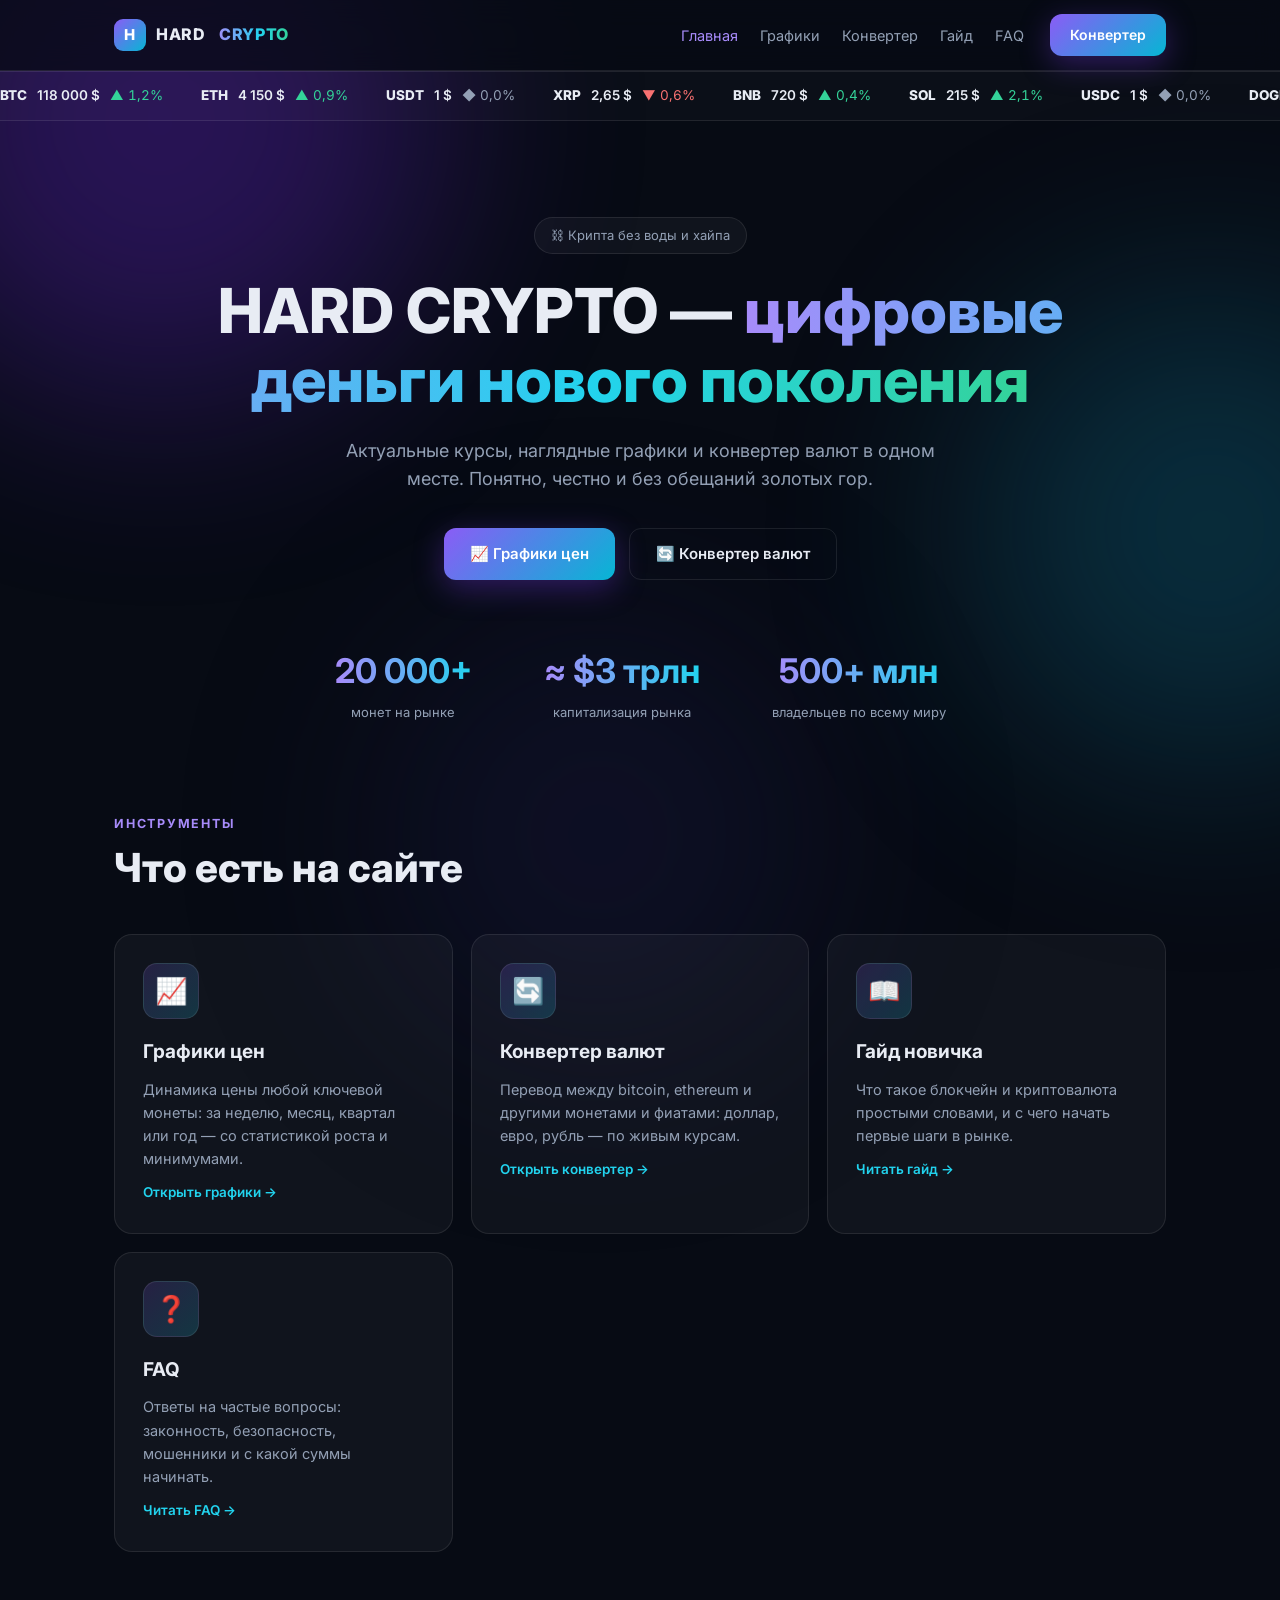
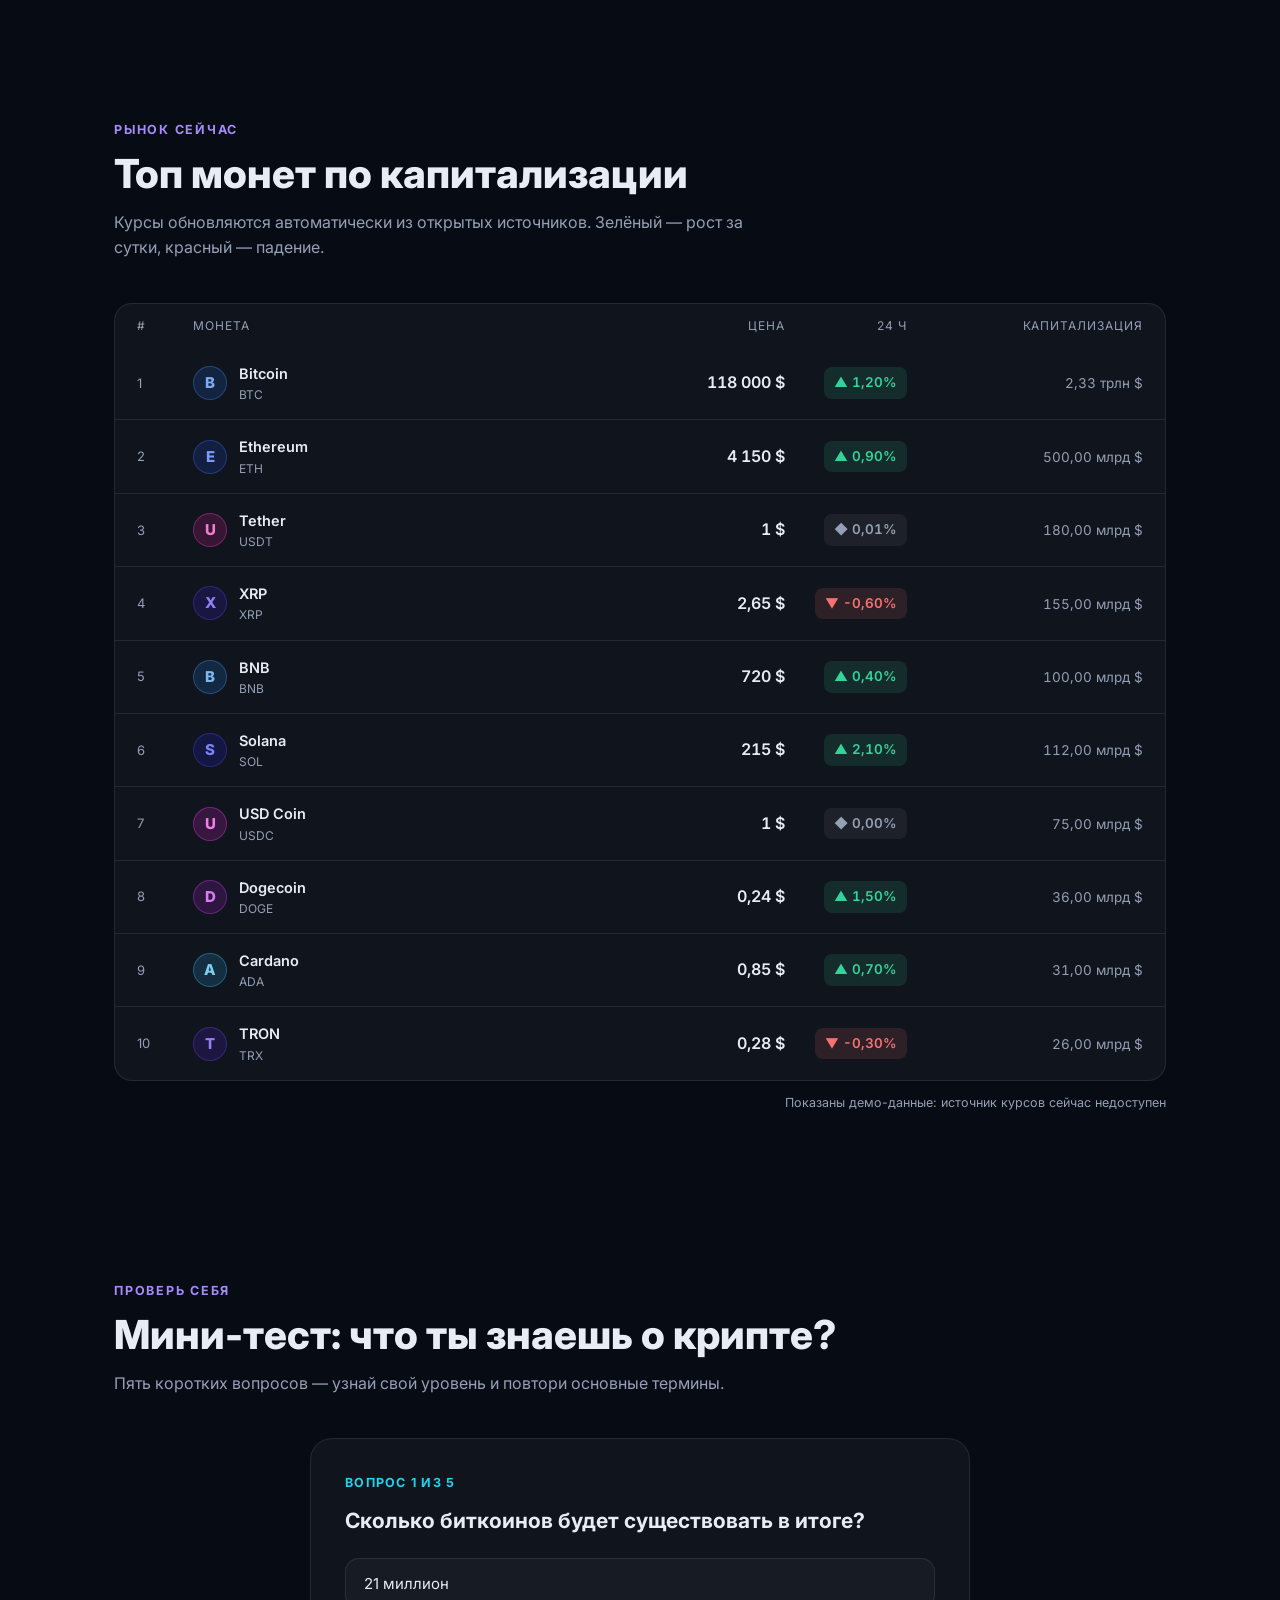
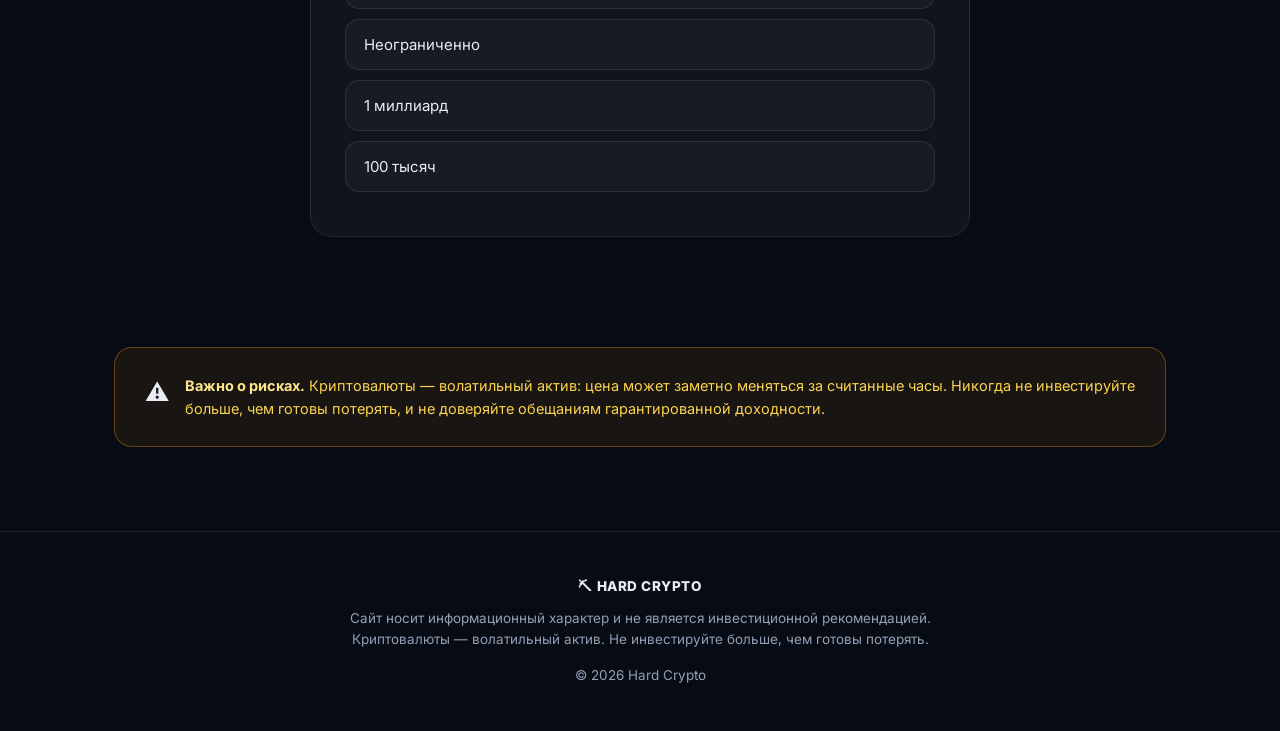
<file: index.html>
<!DOCTYPE html>
<html lang="ru">
<head>
  <meta charset="UTF-8">
  <meta name="viewport" content="width=device-width, initial-scale=1.0">
  <title>Hard Crypto — криптовалюта без воды</title>
  <meta name="description" content="Hard Crypto — курсы и графики криптовалют, конвертер валют, понятный гайд для новичков и ответы на частые вопросы.">
  <link rel="icon" href="data:image/svg+xml,<svg xmlns='http://www.w3.org/2000/svg' viewBox='0 0 100 100'><text y='.9em' font-size='90'>₿</text></svg>">
  <link rel="preconnect" href="https://fonts.googleapis.com">
  <link rel="preconnect" href="https://fonts.gstatic.com" crossorigin>
  <link href="https://fonts.googleapis.com/css2?family=Inter:wght@400;600;700;800&display=swap" rel="stylesheet">
  <link rel="stylesheet" href="assets/style.css">
</head>
<body>
  <div class="orb orb-1"></div><div class="orb orb-2"></div><div class="orb orb-3"></div>

  <header>
    <nav class="nav">
      <a class="logo" href="index.html"><span class="logo-mark">H</span>HARD<span class="grad">&nbsp;CRYPTO</span></a>
      <div class="nav-links">
        <a href="index.html">Главная</a>
        <a href="markets.html">Графики</a>
        <a href="converter.html">Конвертер</a>
        <a href="guide.html">Гайд</a>
        <a href="faq.html">FAQ</a>
      </div>
      <a class="btn btn-primary" href="converter.html" style="padding:10px 20px;font-size:14px">Конвертер</a>
    </nav>
  </header>

  <div class="ticker"><div class="ticker-track" id="tickerTrack"><span class="tick">Загружаем курсы…</span></div></div>

  <main id="top">
    <!-- HERO -->
    <div class="hero">
      <span class="eyebrow">⛓ Крипта без воды и хайпа</span>
      <h1>HARD CRYPTO — <span class="grad">цифровые деньги нового поколения</span></h1>
      <p class="lead">Актуальные курсы, наглядные графики и конвертер валют в одном месте. Понятно, честно и без обещаний золотых гор.</p>
      <div class="hero-btns">
        <a class="btn btn-primary" href="markets.html">📈 Графики цен</a>
        <a class="btn btn-ghost" href="converter.html">🔄 Конвертер валют</a>
      </div>
      <div class="stats">
        <div class="stat"><b>20 000+</b><span>монет на рынке</span></div>
        <div class="stat"><b>≈ $3 трлн</b><span>капитализация рынка</span></div>
        <div class="stat"><b>500+ млн</b><span>владельцев по всему миру</span></div>
      </div>
    </div>

    <!-- РАЗДЕЛЫ САЙТА -->
    <section id="sections" style="padding-top:20px">
      <div class="sec-head reveal">
        <div class="kicker">Инструменты</div>
        <h2>Что есть на сайте</h2>
      </div>
      <div class="grid">
        <a class="card link-card reveal" href="markets.html">
          <div class="icon">📈</div>
          <h3>Графики цен</h3>
          <p>Динамика цены любой ключевой монеты: за неделю, месяц, квартал или год — со статистикой роста и минимумами.</p>
          <span class="go">Открыть графики →</span>
        </a>
        <a class="card link-card reveal" href="converter.html">
          <div class="icon">🔄</div>
          <h3>Конвертер валют</h3>
          <p>Перевод между bitcoin, ethereum и другими монетами и фиатами: доллар, евро, рубль — по живым курсам.</p>
          <span class="go">Открыть конвертер →</span>
        </a>
        <a class="card link-card reveal" href="guide.html">
          <div class="icon">📖</div>
          <h3>Гайд новичка</h3>
          <p>Что такое блокчейн и криптовалюта простыми словами, и с чего начать первые шаги в рынке.</p>
          <span class="go">Читать гайд →</span>
        </a>
        <a class="card link-card reveal" href="faq.html">
          <div class="icon">❓</div>
          <h3>FAQ</h3>
          <p>Ответы на частые вопросы: законность, безопасность, мошенники и с какой суммы начинать.</p>
          <span class="go">Читать FAQ →</span>
        </a>
      </div>
    </section>

    <!-- КУРСЫ -->
    <section id="coins">
      <div class="sec-head reveal">
        <div class="kicker">Рынок сейчас</div>
        <h2>Топ монет по капитализации</h2>
        <p>Курсы обновляются автоматически из открытых источников. Зелёный — рост за сутки, красный — падение.</p>
      </div>
      <div class="coin-list reveal">
        <div class="coin-row head">
          <div>#</div>
          <div>Монета</div>
          <div class="r">Цена</div>
          <div class="r">24 ч</div>
          <div class="r cap cap-col">Капитализация</div>
        </div>
        <div id="coinsBody">
          <div class="skel"><div class="bar" style="max-width:60px"></div><div class="bar" style="max-width:220px"></div><div class="bar" style="max-width:120px"></div><div class="bar" style="max-width:90px"></div></div>
          <div class="skel"><div class="bar" style="max-width:60px"></div><div class="bar" style="max-width:200px"></div><div class="bar" style="max-width:120px"></div><div class="bar" style="max-width:90px"></div></div>
          <div class="skel"><div class="bar" style="max-width:60px"></div><div class="bar" style="max-width:230px"></div><div class="bar" style="max-width:120px"></div><div class="bar" style="max-width:90px"></div></div>
        </div>
      </div>
      <div class="src-note" id="srcNote">Загрузка данных…</div>
    </section>

    <!-- КВИЗ -->
    <section id="quiz">
      <div class="sec-head reveal">
        <div class="kicker">Проверь себя</div>
        <h2>Мини-тест: что ты знаешь о крипте?</h2>
        <p>Пять коротких вопросов — узнай свой уровень и повтори основные термины.</p>
      </div>
      <div class="quiz reveal" id="quizCard"></div>
    </section>

    <!-- ПРЕДУПРЕЖДЕНИЕ -->
    <section style="padding-top:0">
      <div class="warn reveal">
        <div class="icon">⚠️</div>
        <p><b>Важно о рисках.</b> Криптовалюты — волатильный актив: цена может заметно меняться за считанные часы. Никогда не инвестируйте больше, чем готовы потерять, и не доверяйте обещаниям гарантированной доходности.</p>
      </div>
    </section>
  </main>

  <footer>
    <div class="foot-logo">⛏ HARD CRYPTO</div>
    <p>Сайт носит информационный характер и не является инвестиционной рекомендацией.<br>Криптовалюты — волатильный актив. Не инвестируйте больше, чем готовы потерять.</p>
    <p style="margin-top:14px">© 2026 Hard Crypto</p>
  </footer>

  <script src="assets/app.js"></script>
</body>
</html>
</file>
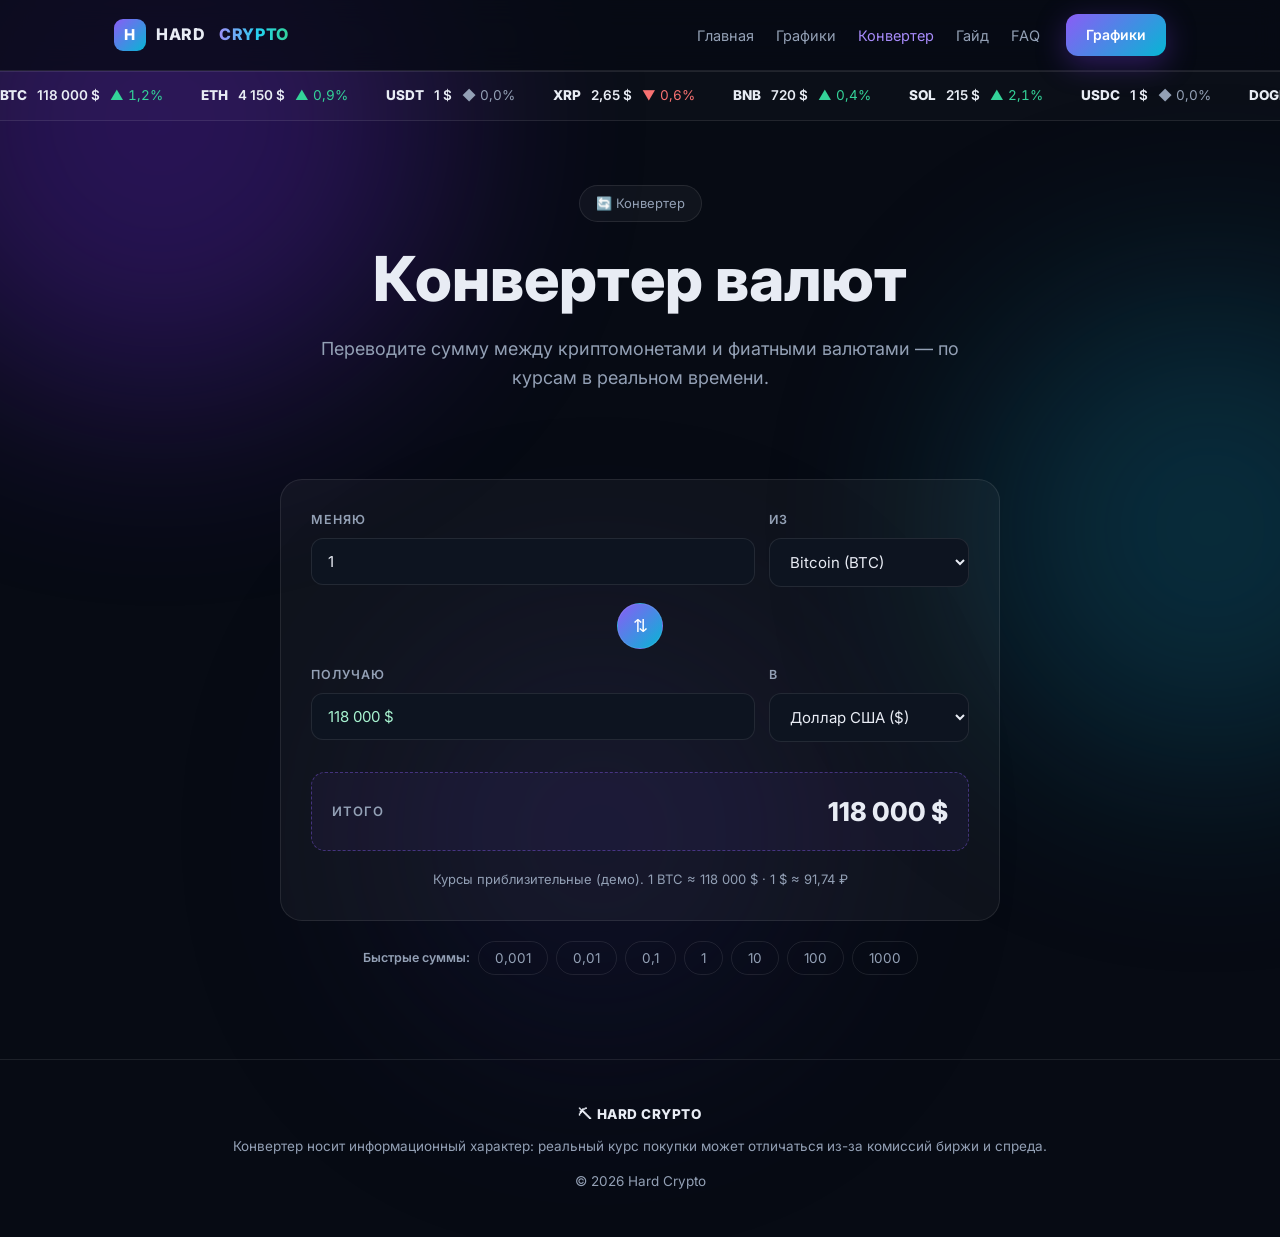
<file: converter.html>
<!DOCTYPE html>
<html lang="ru">
<head>
  <meta charset="UTF-8">
  <meta name="viewport" content="width=device-width, initial-scale=1.0">
  <title>Конвертер валют — Hard Crypto</title>
  <meta name="description" content="Онлайн-конвертер криптовалют: переводите Bitcoin, Ethereum, Toncoin в доллары, евро и рубли — и наоборот, по актуальным курсам.">
  <link rel="icon" href="data:image/svg+xml,<svg xmlns='http://www.w3.org/2000/svg' viewBox='0 0 100 100'><text y='.9em' font-size='90'>₿</text></svg>">
  <link rel="preconnect" href="https://fonts.googleapis.com">
  <link rel="preconnect" href="https://fonts.gstatic.com" crossorigin>
  <link href="https://fonts.googleapis.com/css2?family=Inter:wght@400;600;700;800&display=swap" rel="stylesheet">
  <link rel="stylesheet" href="assets/style.css">
</head>
<body>
  <div class="orb orb-1"></div><div class="orb orb-2"></div><div class="orb orb-3"></div>

  <header>
    <nav class="nav">
      <a class="logo" href="index.html"><span class="logo-mark">H</span>HARD<span class="grad">&nbsp;CRYPTO</span></a>
      <div class="nav-links">
        <a href="index.html">Главная</a>
        <a href="markets.html">Графики</a>
        <a href="converter.html">Конвертер</a>
        <a href="guide.html">Гайд</a>
        <a href="faq.html">FAQ</a>
      </div>
      <a class="btn btn-primary" href="markets.html" style="padding:10px 20px;font-size:14px">Графики</a>
    </nav>
  </header>

  <div class="ticker"><div class="ticker-track" id="tickerTrack"><span class="tick">Загружаем курсы…</span></div></div>

  <main id="top">
    <div class="page-hero">
      <span class="eyebrow">🔄 Конвертер</span>
      <h1>Конвертер валют</h1>
      <p class="lead">Переводите сумму между криптомонетами и фиатными валютами — по курсам в реальном времени.</p>
    </div>

    <section style="padding-top:16px">
      <div class="conv-card reveal">
        <div class="conv-row">
          <div>
            <label for="convAmount">Меняю</label>
            <input id="convAmount" type="text" inputmode="decimal" value="1" autocomplete="off" placeholder="Введите сумму">
          </div>
          <div>
            <label for="convFrom">Из</label>
            <select id="convFrom"></select>
          </div>
        </div>
        <div class="swap-wrap"><button id="swapBtn" class="swap-btn" title="Поменять валюты местами">⇅</button></div>
        <div class="conv-row">
          <div>
            <label for="convResult">Получаю</label>
            <input id="convResult" readonly value="—">
          </div>
          <div>
            <label for="convTo">В</label>
            <select id="convTo"></select>
          </div>
        </div>
        <div class="conv-result">
          <span>Итого</span>
          <b id="convResultBig">—</b>
        </div>
        <p class="conv-hint" id="convHint">Загружаем курсы…</p>
      </div>

      <div class="quick-chips reveal">
        <span class="q-label">Быстрые суммы:</span>
        <button class="chip" data-a="0.001">0,001</button>
        <button class="chip" data-a="0.01">0,01</button>
        <button class="chip" data-a="0.1">0,1</button>
        <button class="chip" data-a="1">1</button>
        <button class="chip" data-a="10">10</button>
        <button class="chip" data-a="100">100</button>
        <button class="chip" data-a="1000">1000</button>
      </div>
    </section>
  </main>

  <footer>
    <div class="foot-logo">⛏ HARD CRYPTO</div>
    <p>Конвертер носит информационный характер: реальный курс покупки может отличаться из-за комиссий биржи и спреда.</p>
    <p style="margin-top:14px">© 2026 Hard Crypto</p>
  </footer>

  <script src="assets/app.js"></script>
</body>
</html>
</file>
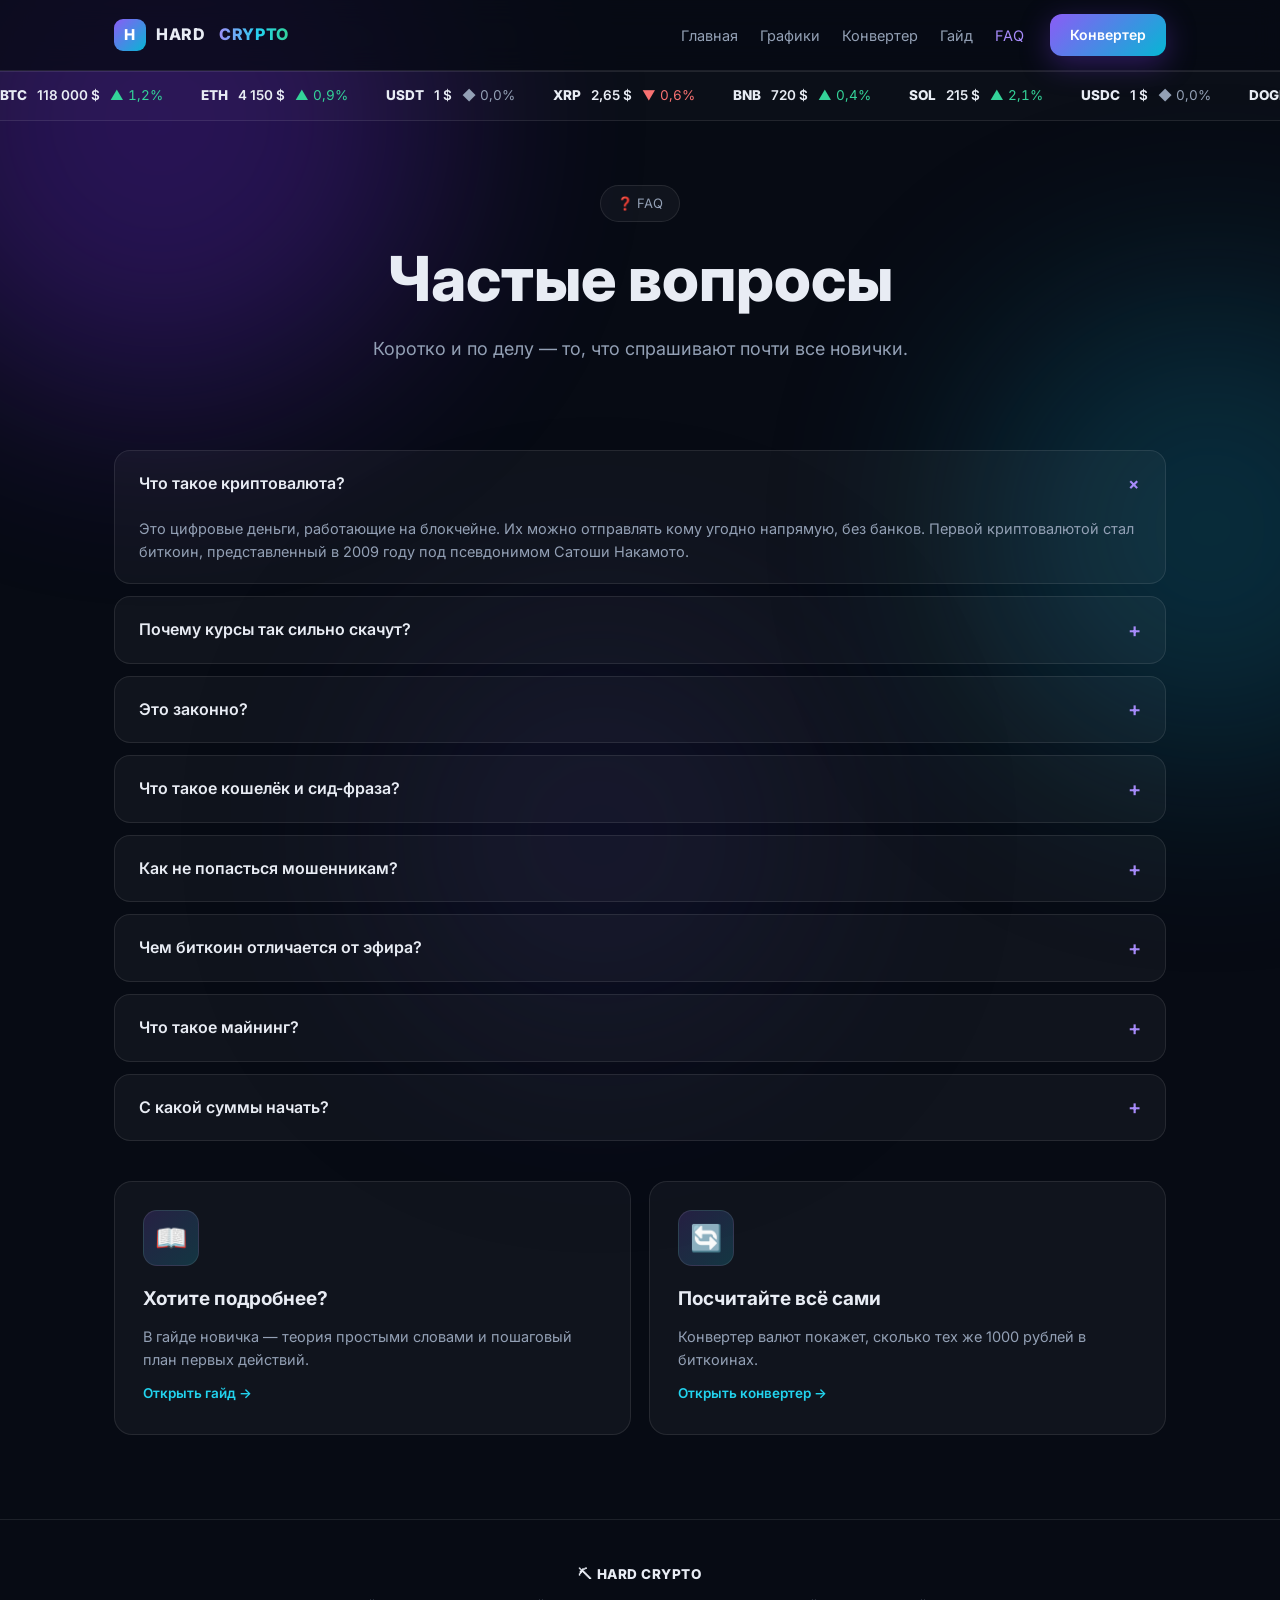
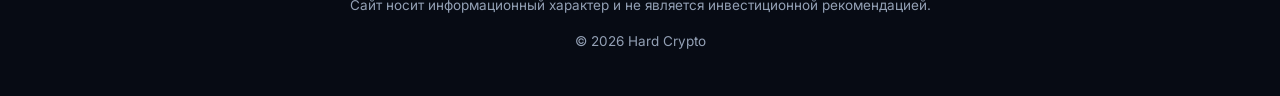
<file: faq.html>
<!DOCTYPE html>
<html lang="ru">
<head>
  <meta charset="UTF-8">
  <meta name="viewport" content="width=device-width, initial-scale=1.0">
  <title>FAQ — Hard Crypto</title>
  <meta name="description" content="Частые вопросы о криптовалютах: законность, волатильность, безопасность кошельков, мошенники и первые шаги.">
  <link rel="icon" href="data:image/svg+xml,<svg xmlns='http://www.w3.org/2000/svg' viewBox='0 0 100 100'><text y='.9em' font-size='90'>₿</text></svg>">
  <link rel="preconnect" href="https://fonts.googleapis.com">
  <link rel="preconnect" href="https://fonts.gstatic.com" crossorigin>
  <link href="https://fonts.googleapis.com/css2?family=Inter:wght@400;600;700;800&display=swap" rel="stylesheet">
  <link rel="stylesheet" href="assets/style.css">
</head>
<body>
  <div class="orb orb-1"></div><div class="orb orb-2"></div><div class="orb orb-3"></div>

  <header>
    <nav class="nav">
      <a class="logo" href="index.html"><span class="logo-mark">H</span>HARD<span class="grad">&nbsp;CRYPTO</span></a>
      <div class="nav-links">
        <a href="index.html">Главная</a>
        <a href="markets.html">Графики</a>
        <a href="converter.html">Конвертер</a>
        <a href="guide.html">Гайд</a>
        <a href="faq.html">FAQ</a>
      </div>
      <a class="btn btn-primary" href="converter.html" style="padding:10px 20px;font-size:14px">Конвертер</a>
    </nav>
  </header>

  <div class="ticker"><div class="ticker-track" id="tickerTrack"><span class="tick">Загружаем курсы…</span></div></div>

  <main id="top">
    <div class="page-hero">
      <span class="eyebrow">❓ FAQ</span>
      <h1>Частые вопросы</h1>
      <p class="lead">Коротко и по делу — то, что спрашивают почти все новички.</p>
    </div>

    <section style="padding-top:16px">
      <div class="reveal">
        <details open>
          <summary>Что такое криптовалюта?<span class="plus">+</span></summary>
          <div class="body">Это цифровые деньги, работающие на блокчейне. Их можно отправлять кому угодно напрямую, без банков. Первой криптовалютой стал биткоин, представленный в 2009 году под псевдонимом Сатоши Накамото.</div>
        </details>
        <details>
          <summary>Почему курсы так сильно скачут?<span class="plus">+</span></summary>
          <div class="body">Рынок молодой и чувствительный к новостям, крупному капиталу и настроениям. Волатильность — плата за потенциальную доходность, поэтому нужны холодная голова и диверсификация.</div>
        </details>
        <details>
          <summary>Это законно?<span class="plus">+</span></summary>
          <div class="body">В большинстве стран владеть криптовалютой можно, но правила различаются: где-то нужно платить налоги и соблюдать лимиты, а где-то оборот ограничен. Проверяйте актуальное законодательство своей страны.</div>
        </details>
        <details>
          <summary>Что такое кошелёк и сид-фраза?<span class="plus">+</span></summary>
          <div class="body">Кошелёк хранит ваши ключи доступа, а сид-фраза из 12–24 слов — это «мастер-пароль» к нему. Запишите её на бумаге, храните офлайн и никому не показывайте.</div>
        </details>
        <details>
          <summary>Как не попасться мошенникам?<span class="plus">+</span></summary>
          <div class="body">Не верьте «гарантированной доходности», не переходите по ссылкам из личных сообщений, включайте двухфакторную аутентификацию и внимательно проверяйте адреса сайтов. Сотрудники биржи никогда не просят вашу сид-фразу.</div>
        </details>
        <details>
          <summary>Чем биткоин отличается от эфира?<span class="plus">+</span></summary>
          <div class="body">Биткоин — первая криптовалюта, он задуман как «цифровое золото» и средство сбережения. Ethereum — платформа для смарт-контрактов и децентрализованных приложений, его монета ETH нужна для оплаты действий в сети.</div>
        </details>
        <details>
          <summary>Что такое майнинг?<span class="plus">+</span></summary>
          <div class="body">Это процесс, при котором компьютеры сети подтверждают транзакции и получают за это новые монеты. Для биткоина нужны мощные ASIC-устройства, а многие сети (например, Ethereum после обновления) вообще отказались от майнинга.</div>
        </details>
        <details>
          <summary>С какой суммы начать?<span class="plus">+</span></summary>
          <div class="body">С той, потерю которой вы переживёте спокойно: для знакомства с рынком хватит небольшой суммы. Главное — освоить процесс и не спешить наращивать вложения.</div>
        </details>
      </div>

      <div class="grid reveal" style="margin-top:40px">
        <a class="card link-card" href="guide.html">
          <div class="icon">📖</div>
          <h3>Хотите подробнее?</h3>
          <p>В гайде новичка — теория простыми словами и пошаговый план первых действий.</p>
          <span class="go">Открыть гайд →</span>
        </a>
        <a class="card link-card" href="converter.html">
          <div class="icon">🔄</div>
          <h3>Посчитайте всё сами</h3>
          <p>Конвертер валют покажет, сколько тех же 1000 рублей в биткоинах.</p>
          <span class="go">Открыть конвертер →</span>
        </a>
      </div>
    </section>
  </main>

  <footer>
    <div class="foot-logo">⛏ HARD CRYPTO</div>
    <p>Сайт носит информационный характер и не является инвестиционной рекомендацией.</p>
    <p style="margin-top:14px">© 2026 Hard Crypto</p>
  </footer>

  <script src="assets/app.js"></script>
</body>
</html>
</file>
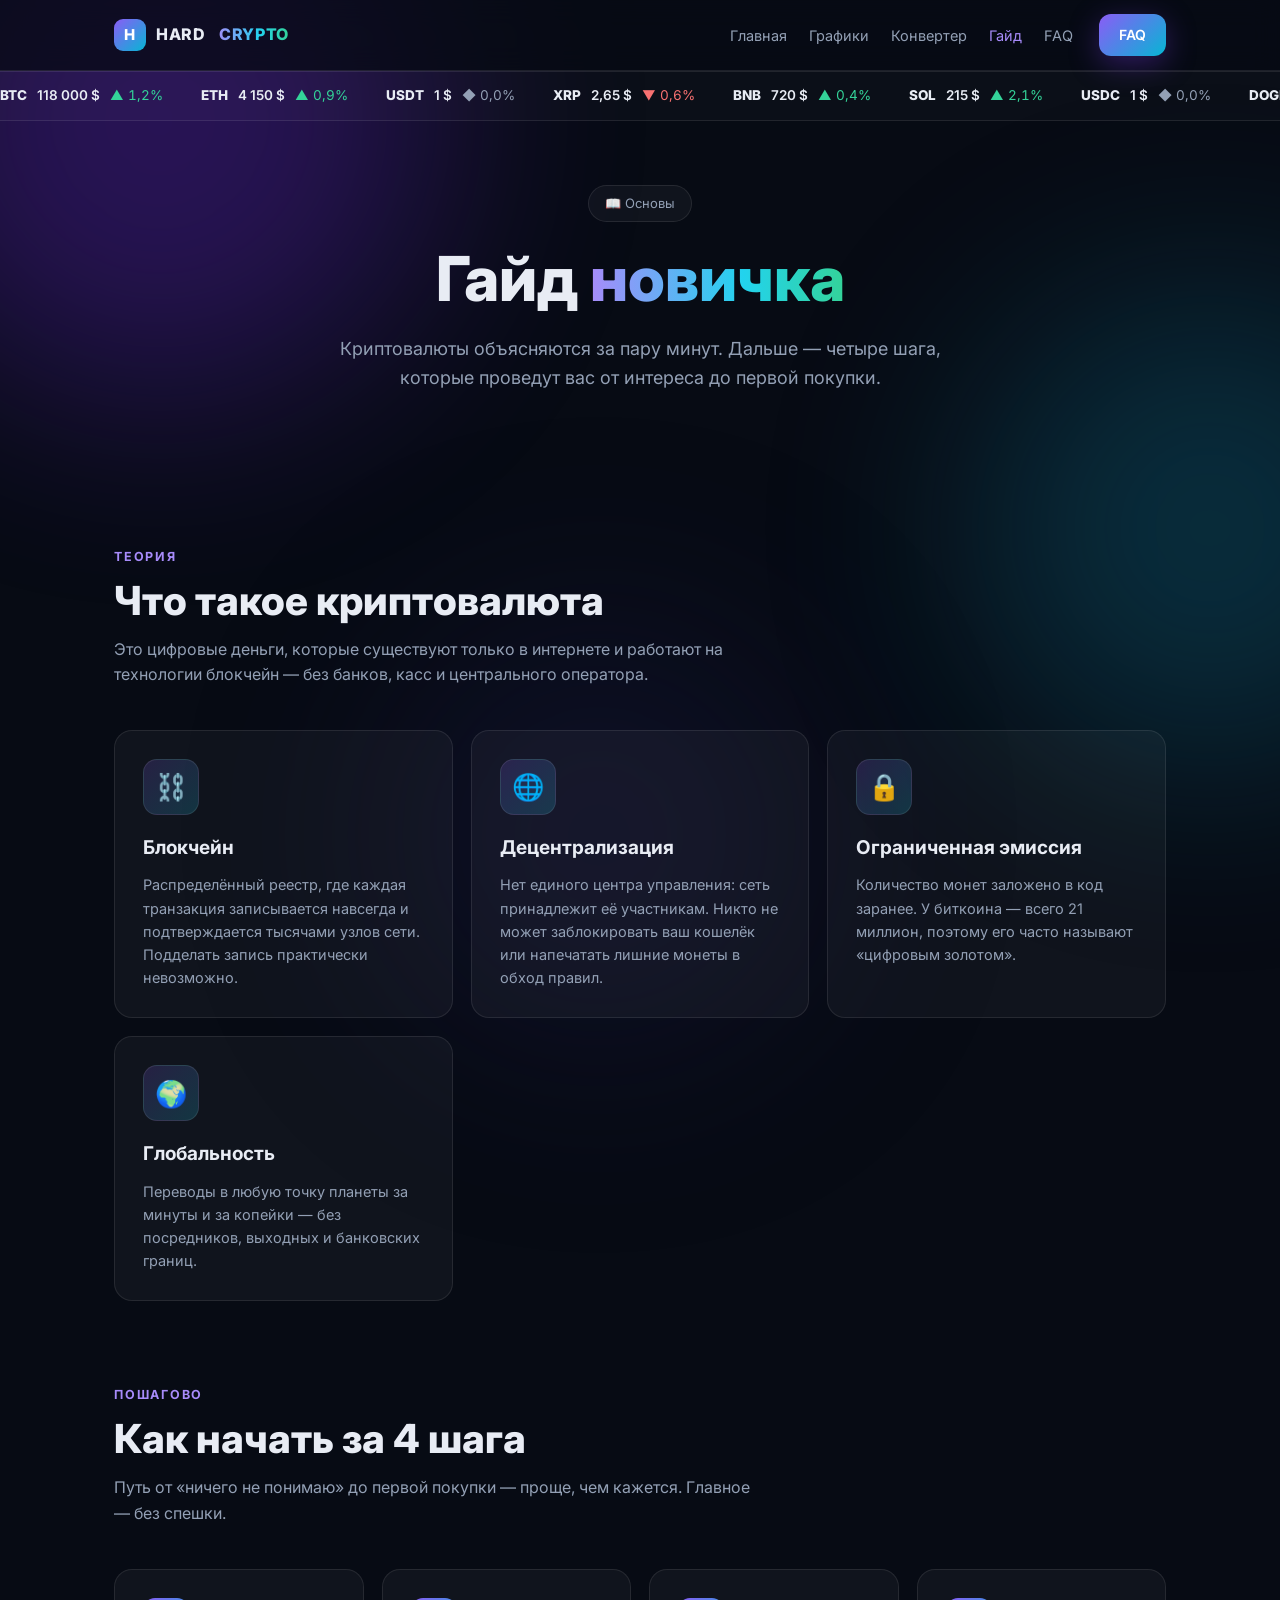
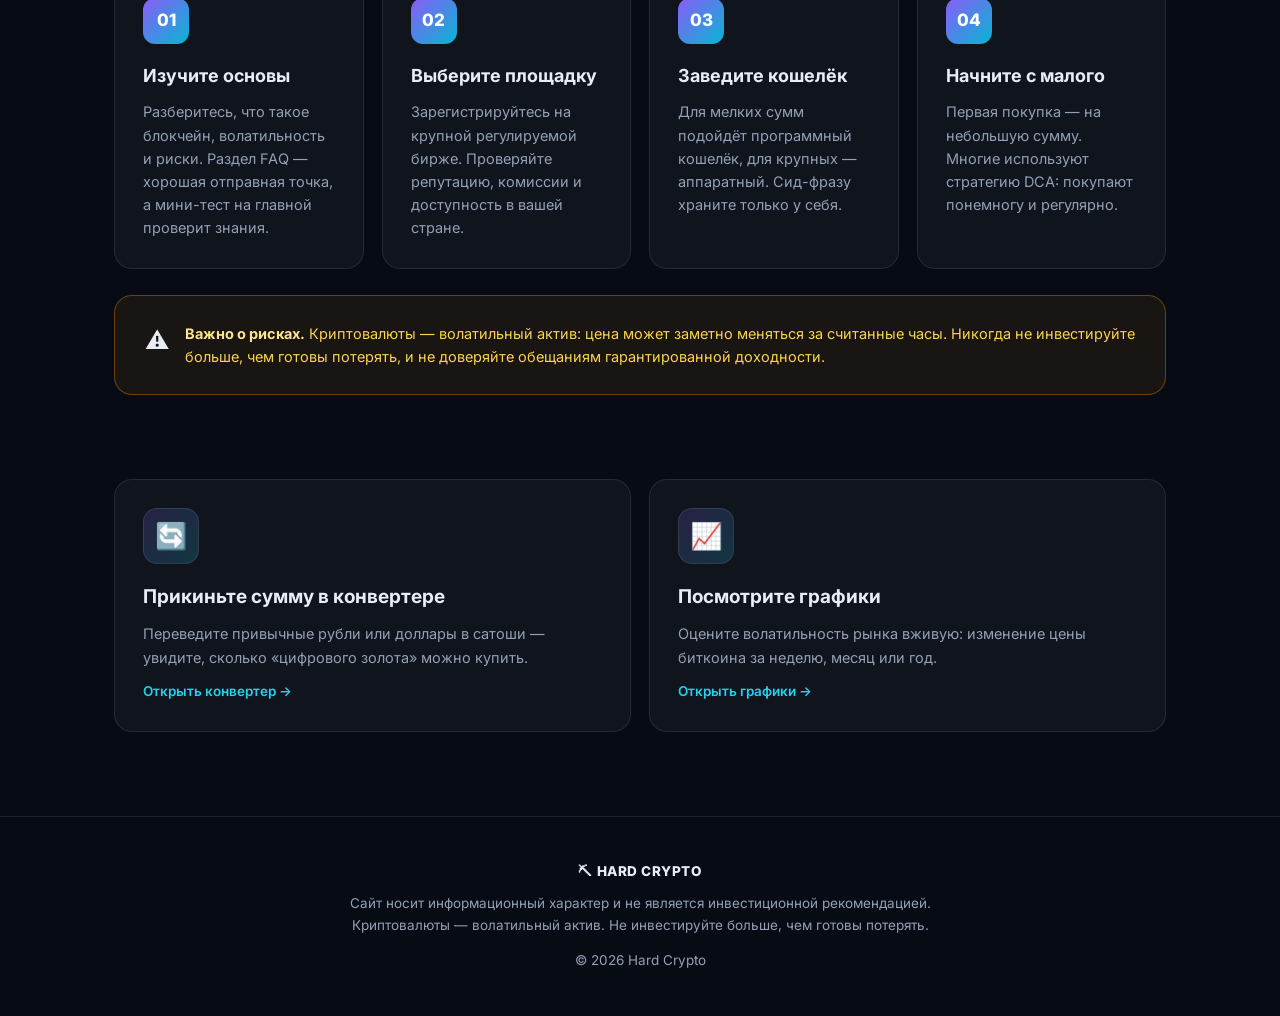
<file: guide.html>
<!DOCTYPE html>
<html lang="ru">
<head>
  <meta charset="UTF-8">
  <meta name="viewport" content="width=device-width, initial-scale=1.0">
  <title>Гайд новичка — Hard Crypto</title>
  <meta name="description" content="Что такое криптовалюта и блокчейн простыми словами, и как сделать первые шаги: биржа, кошелёк, первая покупка.">
  <link rel="icon" href="data:image/svg+xml,<svg xmlns='http://www.w3.org/2000/svg' viewBox='0 0 100 100'><text y='.9em' font-size='90'>₿</text></svg>">
  <link rel="preconnect" href="https://fonts.googleapis.com">
  <link rel="preconnect" href="https://fonts.gstatic.com" crossorigin>
  <link href="https://fonts.googleapis.com/css2?family=Inter:wght@400;600;700;800&display=swap" rel="stylesheet">
  <link rel="stylesheet" href="assets/style.css">
</head>
<body>
  <div class="orb orb-1"></div><div class="orb orb-2"></div><div class="orb orb-3"></div>

  <header>
    <nav class="nav">
      <a class="logo" href="index.html"><span class="logo-mark">H</span>HARD<span class="grad">&nbsp;CRYPTO</span></a>
      <div class="nav-links">
        <a href="index.html">Главная</a>
        <a href="markets.html">Графики</a>
        <a href="converter.html">Конвертер</a>
        <a href="guide.html">Гайд</a>
        <a href="faq.html">FAQ</a>
      </div>
      <a class="btn btn-primary" href="faq.html" style="padding:10px 20px;font-size:14px">FAQ</a>
    </nav>
  </header>

  <div class="ticker"><div class="ticker-track" id="tickerTrack"><span class="tick">Загружаем курсы…</span></div></div>

  <main id="top">
    <div class="page-hero">
      <span class="eyebrow">📖 Основы</span>
      <h1>Гайд <span class="grad">новичка</span></h1>
      <p class="lead">Криптовалюты объясняются за пару минут. Дальше — четыре шага, которые проведут вас от интереса до первой покупки.</p>
    </div>

    <!-- ЧТО ТАКОЕ КРИПТА -->
    <section id="about">
      <div class="sec-head reveal">
        <div class="kicker">Теория</div>
        <h2>Что такое криптовалюта</h2>
        <p>Это цифровые деньги, которые существуют только в интернете и работают на технологии блокчейн — без банков, касс и центрального оператора.</p>
      </div>
      <div class="grid">
        <div class="card reveal">
          <div class="icon">⛓️</div>
          <h3>Блокчейн</h3>
          <p>Распределённый реестр, где каждая транзакция записывается навсегда и подтверждается тысячами узлов сети. Подделать запись практически невозможно.</p>
        </div>
        <div class="card reveal">
          <div class="icon">🌐</div>
          <h3>Децентрализация</h3>
          <p>Нет единого центра управления: сеть принадлежит её участникам. Никто не может заблокировать ваш кошелёк или напечатать лишние монеты в обход правил.</p>
        </div>
        <div class="card reveal">
          <div class="icon">🔒</div>
          <h3>Ограниченная эмиссия</h3>
          <p>Количество монет заложено в код заранее. У биткоина — всего 21 миллион, поэтому его часто называют «цифровым золотом».</p>
        </div>
        <div class="card reveal">
          <div class="icon">🌍</div>
          <h3>Глобальность</h3>
          <p>Переводы в любую точку планеты за минуты и за копейки — без посредников, выходных и банковских границ.</p>
        </div>
      </div>
    </section>

    <!-- КАК НАЧАТЬ -->
    <section id="start" style="padding-top:0">
      <div class="sec-head reveal">
        <div class="kicker">Пошагово</div>
        <h2>Как начать за 4 шага</h2>
        <p>Путь от «ничего не понимаю» до первой покупки — проще, чем кажется. Главное — без спешки.</p>
      </div>
      <div class="steps">
        <div class="step reveal">
          <div class="num">01</div>
          <h3>Изучите основы</h3>
          <p>Разберитесь, что такое блокчейн, волатильность и риски. Раздел FAQ — хорошая отправная точка, а мини-тест на главной проверит знания.</p>
        </div>
        <div class="step reveal">
          <div class="num">02</div>
          <h3>Выберите площадку</h3>
          <p>Зарегистрируйтесь на крупной регулируемой бирже. Проверяйте репутацию, комиссии и доступность в вашей стране.</p>
        </div>
        <div class="step reveal">
          <div class="num">03</div>
          <h3>Заведите кошелёк</h3>
          <p>Для мелких сумм подойдёт программный кошелёк, для крупных — аппаратный. Сид-фразу храните только у себя.</p>
        </div>
        <div class="step reveal">
          <div class="num">04</div>
          <h3>Начните с малого</h3>
          <p>Первая покупка — на небольшую сумму. Многие используют стратегию DCA: покупают понемногу и регулярно.</p>
        </div>
      </div>
      <div class="warn reveal">
        <div class="icon">⚠️</div>
        <p><b>Важно о рисках.</b> Криптовалюты — волатильный актив: цена может заметно меняться за считанные часы. Никогда не инвестируйте больше, чем готовы потерять, и не доверяйте обещаниям гарантированной доходности.</p>
      </div>
    </section>

    <!-- CTA -->
    <section style="padding-top:0">
      <div class="grid reveal">
        <a class="card link-card" href="converter.html">
          <div class="icon">🔄</div>
          <h3>Прикиньте сумму в конвертере</h3>
          <p>Переведите привычные рубли или доллары в сатоши — увидите, сколько «цифрового золота» можно купить.</p>
          <span class="go">Открыть конвертер →</span>
        </a>
        <a class="card link-card" href="markets.html">
          <div class="icon">📈</div>
          <h3>Посмотрите графики</h3>
          <p>Оцените волатильность рынка вживую: изменение цены биткоина за неделю, месяц или год.</p>
          <span class="go">Открыть графики →</span>
        </a>
      </div>
    </section>
  </main>

  <footer>
    <div class="foot-logo">⛏ HARD CRYPTO</div>
    <p>Сайт носит информационный характер и не является инвестиционной рекомендацией.<br>Криптовалюты — волатильный актив. Не инвестируйте больше, чем готовы потерять.</p>
    <p style="margin-top:14px">© 2026 Hard Crypto</p>
  </footer>

  <script src="assets/app.js"></script>
</body>
</html>
</file>
<file: assets/style.css>
/* ============ HARD CRYPTO — общие стили ============ */
:root{
  --bg:#070b14;
  --card:rgba(255,255,255,.04);
  --border:rgba(255,255,255,.09);
  --text:#e8ecf4;
  --muted:#93a0b5;
  --accent1:#8b5cf6;
  --accent2:#06b6d4;
  --up:#34d399;
  --down:#f87171;
}
*{margin:0;padding:0;box-sizing:border-box}
html{scroll-behavior:smooth}
body{
  font-family:'Inter',system-ui,-apple-system,'Segoe UI',Roboto,sans-serif;
  background:var(--bg);color:var(--text);line-height:1.6;overflow-x:hidden;
}
section{max-width:1100px;margin:0 auto;padding:84px 24px;scroll-margin-top:90px}

/* ---------- фон ---------- */
.orb{position:fixed;border-radius:50%;filter:blur(110px);opacity:.33;z-index:-1;pointer-events:none}
.orb-1{width:560px;height:560px;background:#6d28d9;top:-160px;left:-120px;animation:drift 18s ease-in-out infinite alternate}
.orb-2{width:480px;height:480px;background:#0e7490;top:32%;right:-170px;animation:drift 23s ease-in-out infinite alternate-reverse}
.orb-3{width:430px;height:430px;background:#1e1b4b;bottom:-150px;left:30%;animation:drift 27s ease-in-out infinite alternate}
@keyframes drift{from{transform:translate(0,0) scale(1)}to{transform:translate(70px,45px) scale(1.12)}}

/* ---------- шапка ---------- */
header{position:sticky;top:0;z-index:50;backdrop-filter:blur(14px);background:rgba(7,11,20,.75);border-bottom:1px solid var(--border)}
.nav{max-width:1100px;margin:0 auto;display:flex;align-items:center;gap:26px;padding:14px 24px}
.logo{display:flex;align-items:center;gap:10px;font-weight:800;font-size:16px;letter-spacing:.04em;text-decoration:none;color:var(--text);white-space:nowrap}
.logo-mark{width:32px;height:32px;border-radius:9px;background:linear-gradient(135deg,var(--accent1),var(--accent2));display:grid;place-items:center;font-weight:800;font-size:15px;color:#fff;flex-shrink:0}
.nav-links{margin-left:auto;display:flex;gap:22px}
.nav-links a{color:var(--muted);text-decoration:none;font-size:14.5px;transition:color .2s}
.nav-links a:hover,.nav-links a.active{color:#a78bfa}

/* ---------- кнопки ---------- */
.btn{display:inline-flex;align-items:center;gap:9px;padding:13px 26px;border-radius:12px;font-weight:600;font-size:15px;cursor:pointer;transition:.25s;text-decoration:none;border:none;font-family:inherit}
.btn-primary{background:linear-gradient(135deg,var(--accent1),var(--accent2));color:#fff;box-shadow:0 8px 30px rgba(124,58,237,.35)}
.btn-primary:hover{transform:translateY(-2px);box-shadow:0 12px 40px rgba(124,58,237,.5)}
.btn-ghost{background:transparent;border:1px solid var(--border);color:var(--text)}
.btn-ghost:hover{border-color:rgba(255,255,255,.3);background:rgba(255,255,255,.05)}

/* ---------- hero ---------- */
.hero,.page-hero{max-width:1100px;margin:0 auto;text-align:center}
.hero{padding:96px 24px 70px}
.page-hero{padding:64px 24px 36px}
.eyebrow{display:inline-flex;align-items:center;gap:8px;border:1px solid var(--border);border-radius:999px;padding:7px 16px;color:var(--muted);font-size:13px;background:rgba(255,255,255,.04)}
h1{font-size:clamp(38px,6vw,62px);line-height:1.12;font-weight:800;margin:22px 0}
.grad{background:linear-gradient(90deg,#a78bfa 0%,#22d3ee 60%,#34d399 100%);-webkit-background-clip:text;background-clip:text;color:transparent}
.lead{max-width:640px;margin:0 auto 34px;color:var(--muted);font-size:clamp(16px,2vw,18px)}
.hero-btns{display:flex;gap:14px;justify-content:center;flex-wrap:wrap}
.stats{display:flex;gap:clamp(28px,6vw,72px);justify-content:center;margin-top:64px;flex-wrap:wrap}
.stat b{display:block;font-size:clamp(24px,3vw,34px);background:linear-gradient(90deg,#a78bfa,#22d3ee);-webkit-background-clip:text;background-clip:text;color:transparent}
.stat span{color:var(--muted);font-size:13px}

/* ---------- бегущая строка ---------- */
.ticker{border-block:1px solid var(--border);background:rgba(255,255,255,.02);overflow:hidden;padding:13px 0}
.ticker-track{display:flex;white-space:nowrap;width:max-content;animation:scroll 45s linear infinite}
.ticker:hover .ticker-track{animation-play-state:paused}
@keyframes scroll{to{transform:translateX(-50%)}}
.tick{display:inline-flex;align-items:center;gap:10px;padding-right:38px;font-size:13.5px;color:var(--muted)}
.tick .sym{font-weight:800;color:var(--text)}
.tick b{font-weight:600;color:var(--text)}
.tp{font-variant-numeric:tabular-nums}
.tp.up{color:var(--up)}
.tp.down{color:var(--down)}
.tp.flat{color:var(--muted)}

/* ---------- заголовки секций ---------- */
.kicker{color:#a78bfa;text-transform:uppercase;letter-spacing:.14em;font-size:12.5px;font-weight:700;margin-bottom:10px}
h2{font-size:clamp(28px,4vw,40px);font-weight:800;line-height:1.2}
.sec-head{margin-bottom:42px}
.sec-head p{color:var(--muted);max-width:640px;margin-top:12px}

/* ---------- карточки ---------- */
.grid{display:grid;grid-template-columns:repeat(auto-fit,minmax(250px,1fr));gap:18px}
.card{background:var(--card);border:1px solid var(--border);border-radius:18px;padding:28px;transition:.3s}
.card:hover{transform:translateY(-4px);border-color:rgba(139,92,246,.45);background:rgba(255,255,255,.06)}
.card .icon{font-size:26px;width:56px;height:56px;display:grid;place-items:center;border-radius:14px;background:linear-gradient(135deg,rgba(139,92,246,.18),rgba(34,211,238,.18));border:1px solid var(--border);margin-bottom:18px}
.card h3{font-size:19px;margin-bottom:10px}
.card p{color:var(--muted);font-size:14.5px}
a.card.link-card{text-decoration:none;color:inherit;display:block}
.go{color:#22d3ee;font-size:13.5px;font-weight:600;display:inline-block;margin-top:12px}

/* ---------- список монет ---------- */
.coin-list{border:1px solid var(--border);border-radius:18px;background:var(--card);overflow:hidden}
.coin-row{display:grid;grid-template-columns:44px minmax(0,2fr) minmax(0,1.1fr) 110px minmax(0,1.2fr);gap:12px;align-items:center;padding:15px 22px;border-top:1px solid var(--border);animation:rowIn .5s ease backwards}
.coin-row:first-child{border-top:none}
.coin-row:hover{background:rgba(255,255,255,.045)}
.coin-row.head{color:var(--muted);font-size:12px;text-transform:uppercase;letter-spacing:.08em;padding-block:12px}
.rank{color:var(--muted);font-size:13px}
.coin-id{display:flex;align-items:center;gap:12px;min-width:0}
.coin-ic{width:34px;height:34px;border-radius:50%;flex-shrink:0}
img.coin-ic{object-fit:cover}
.coin-ic.badge{display:grid;place-items:center;font-weight:800;font-size:15px}
.coin-names{min-width:0}
.coin-name{font-weight:600;font-size:14.5px;white-space:nowrap;overflow:hidden;text-overflow:ellipsis}
.coin-sym{color:var(--muted);font-size:12px;text-transform:uppercase}
.r{text-align:right}
.price{font-weight:600;font-variant-numeric:tabular-nums;white-space:nowrap}
.chg{font-weight:600;font-size:13.5px;padding:5px 10px;border-radius:8px;display:inline-block;font-variant-numeric:tabular-nums}
.chg.up{color:var(--up);background:rgba(52,211,153,.12)}
.chg.down{color:var(--down);background:rgba(248,113,113,.12)}
.chg.flat{color:var(--muted);background:rgba(255,255,255,.06)}
.capv{color:var(--muted);font-size:13.5px;font-variant-numeric:tabular-nums;white-space:nowrap}
@keyframes rowIn{from{opacity:0;transform:translateY(10px)}to{opacity:1;transform:none}}
.skel{height:55px;border-top:1px solid var(--border);display:flex;align-items:center;padding:0 22px;gap:14px}
.skel .bar{height:12px;border-radius:6px;background:linear-gradient(90deg,rgba(255,255,255,.05),rgba(255,255,255,.12),rgba(255,255,255,.05));background-size:200% 100%;animation:shimmer 1.4s linear infinite;flex:1}
@keyframes shimmer{to{background-position:-200% 0}}
.src-note{text-align:right;color:var(--muted);font-size:12.5px;margin-top:12px}

/* ---------- шаги ---------- */
.steps{display:grid;grid-template-columns:repeat(auto-fit,minmax(240px,1fr));gap:18px}
.step{background:var(--card);border:1px solid var(--border);border-radius:18px;padding:28px;transition:.3s}
.step:hover{transform:translateY(-4px);border-color:rgba(34,211,238,.4);background:rgba(255,255,255,.06)}
.step .num{width:46px;height:46px;border-radius:12px;background:linear-gradient(135deg,var(--accent1),var(--accent2));display:grid;place-items:center;font-weight:800;font-size:17px;margin-bottom:18px;color:#fff}
.step h3{font-size:18px;margin-bottom:10px}
.step p{color:var(--muted);font-size:14.5px}

/* ---------- предупреждение ---------- */
.warn{border:1px solid rgba(245,158,11,.35);background:rgba(245,158,11,.07);border-radius:18px;padding:26px 30px;display:flex;gap:16px;align-items:flex-start;margin-top:26px}
.warn .icon{font-size:24px;flex-shrink:0}
.warn p{color:#fcd34d;font-size:14.5px}
.warn b{color:#fde68a}

/* ---------- FAQ ---------- */
details{border:1px solid var(--border);border-radius:16px;background:var(--card);margin-bottom:12px;overflow:hidden}
summary{padding:20px 24px;cursor:pointer;font-weight:600;list-style:none;display:flex;justify-content:space-between;align-items:center;gap:16px;transition:background .2s}
summary:hover{background:rgba(255,255,255,.03)}
summary::-webkit-details-marker{display:none}
summary .plus{font-size:20px;color:#a78bfa;flex-shrink:0;transition:transform .3s;line-height:1}
details[open] .plus{transform:rotate(45deg)}
details .body{padding:0 24px 20px;color:var(--muted);font-size:14.5px}

/* ---------- формы (конвертер, графики) ---------- */
label{display:block;font-size:12.5px;color:var(--muted);text-transform:uppercase;letter-spacing:.08em;margin-bottom:8px;font-weight:600}
input,select{font-family:inherit;font-size:15px;background:#0d1420;border:1px solid var(--border);color:var(--text);border-radius:12px;padding:13px 16px;width:100%;transition:border-color .2s}
input:focus,select:focus{outline:none;border-color:var(--accent1)}
select{cursor:pointer}
input[readonly]{color:#a7f3d0}

/* ---------- конвертер ---------- */
.conv-card{background:var(--card);border:1px solid var(--border);border-radius:22px;padding:30px;max-width:720px;margin:0 auto}
.conv-row{display:grid;grid-template-columns:1fr 200px;gap:14px}
.conv-row + .conv-row{margin-top:14px}
.swap-wrap{display:flex;justify-content:center;margin:16px 0}
.swap-btn{width:46px;height:46px;border-radius:50%;border:1px solid var(--border);background:linear-gradient(135deg,var(--accent1),var(--accent2));color:#fff;font-size:18px;cursor:pointer;transition:transform .35s;flex-shrink:0}
.swap-btn:hover{transform:rotate(180deg)}
.conv-result{margin-top:30px;border:1px dashed rgba(139,92,246,.4);background:rgba(139,92,246,.06);border-radius:14px;padding:18px 20px;display:flex;justify-content:space-between;align-items:center;gap:14px;flex-wrap:wrap}
.conv-result span{color:var(--muted);font-size:13px;text-transform:uppercase;letter-spacing:.08em;font-weight:600}
.conv-result b{font-size:clamp(20px,3vw,26px);font-weight:800}
.conv-hint{text-align:center;color:var(--muted);font-size:13px;margin-top:18px}
.quick-chips{display:flex;gap:8px;flex-wrap:wrap;justify-content:center;margin-top:20px;align-items:center}
.q-label{font-size:12.5px;color:var(--muted);font-weight:600}
.chip{padding:8px 16px;border-radius:999px;border:1px solid var(--border);background:transparent;color:var(--muted);font-family:inherit;font-size:13.5px;cursor:pointer;transition:.2s}
.chip:hover{color:var(--text);border-color:rgba(139,92,246,.5)}

/* ---------- графики ---------- */
.chart-card{background:var(--card);border:1px solid var(--border);border-radius:22px;padding:26px}
.chart-top{display:flex;justify-content:space-between;align-items:center;gap:16px;flex-wrap:wrap;margin-bottom:16px}
.coin-live{display:flex;align-items:center;gap:12px}
.coin-live .lv-name{font-weight:700;font-size:16px;line-height:1.25}
.coin-live .lv-sym{color:var(--muted);font-size:12.5px;text-transform:uppercase}
.coin-live .lv-price{font-weight:800;font-size:clamp(18px,2.6vw,24px);margin-left:10px;font-variant-numeric:tabular-nums}
.sel-inline{width:auto;min-width:200px}
.pill-row{display:flex;gap:10px;flex-wrap:wrap;margin-bottom:18px}
.pill{padding:9px 18px;border-radius:999px;border:1px solid var(--border);background:transparent;color:var(--muted);cursor:pointer;font-family:inherit;font-size:13.5px;font-weight:600;transition:.2s}
.pill:hover{color:var(--text)}
.pill.active{background:linear-gradient(135deg,var(--accent1),var(--accent2));color:#fff;border-color:transparent}
.chart-wrap{position:relative;height:420px}
.chart-stats{display:flex;gap:30px;flex-wrap:wrap;margin-top:20px;border-top:1px solid var(--border);padding-top:16px}
.chart-stats div span{display:block;font-size:12px;color:var(--muted);text-transform:uppercase;letter-spacing:.07em;margin-bottom:2px}
.chart-stats div b{font-size:16px;white-space:nowrap}
.chart-note{color:var(--muted);font-size:13px;margin-top:14px;text-align:center}

/* ---------- квиз ---------- */
.quiz{max-width:660px;margin:0 auto;background:var(--card);border:1px solid var(--border);border-radius:22px;padding:34px}
.quiz-progress{font-size:12.5px;color:#22d3ee;font-weight:700;letter-spacing:.1em;text-transform:uppercase;margin-bottom:14px}
.quiz h3{font-size:21px;margin-bottom:22px;line-height:1.35}
.q-opt{display:block;width:100%;text-align:left;padding:15px 18px;margin-bottom:10px;border-radius:14px;border:1px solid var(--border);background:rgba(255,255,255,.03);color:var(--text);font-family:inherit;font-size:15px;cursor:pointer;transition:.2s}
.q-opt:hover{border-color:rgba(139,92,246,.5);background:rgba(255,255,255,.06)}
.q-opt.correct{border-color:rgba(52,211,153,.6);background:rgba(52,211,153,.12);color:var(--up)}
.q-opt.wrong{border-color:rgba(248,113,113,.6);background:rgba(248,113,113,.1);color:var(--down)}
.quiz-result{text-align:center;padding:14px 0}
.quiz-result .score{font-size:46px;font-weight:800;background:linear-gradient(90deg,#a78bfa,#22d3ee);-webkit-background-clip:text;background-clip:text;color:transparent;display:block;margin-bottom:8px}
.quiz-result p{color:var(--muted);margin-bottom:20px}

/* ---------- футер ---------- */
footer{border-top:1px solid var(--border);padding:44px 24px;text-align:center;color:var(--muted);font-size:13.5px}
footer .foot-logo{font-weight:800;color:var(--text);margin-bottom:10px;letter-spacing:.04em}

/* ---------- анимация появления ---------- */
.reveal{opacity:0;transform:translateY(24px);transition:opacity .7s ease,transform .7s ease}
.reveal.visible{opacity:1;transform:none}

@media (max-width:760px){
  .nav-links{display:none}
  .coin-row{grid-template-columns:30px minmax(0,2fr) 96px 76px;padding:14px 16px}
  .cap,.cap-col{display:none}
  .price{font-size:13.5px}
  .chg{padding:4px 7px;font-size:12px}
  section{padding:64px 18px}
  .hero{padding:70px 18px 50px}
  .page-hero{padding:48px 18px 28px}
  .conv-row{grid-template-columns:1fr}
  .chart-wrap{height:320px}
  .chart-stats{gap:18px}
}
@media (prefers-reduced-motion:reduce){
  *,*::before,*::after{animation-duration:.01ms !important;transition-duration:.01ms !important}
  .reveal{opacity:1;transform:none}
}
</file>
